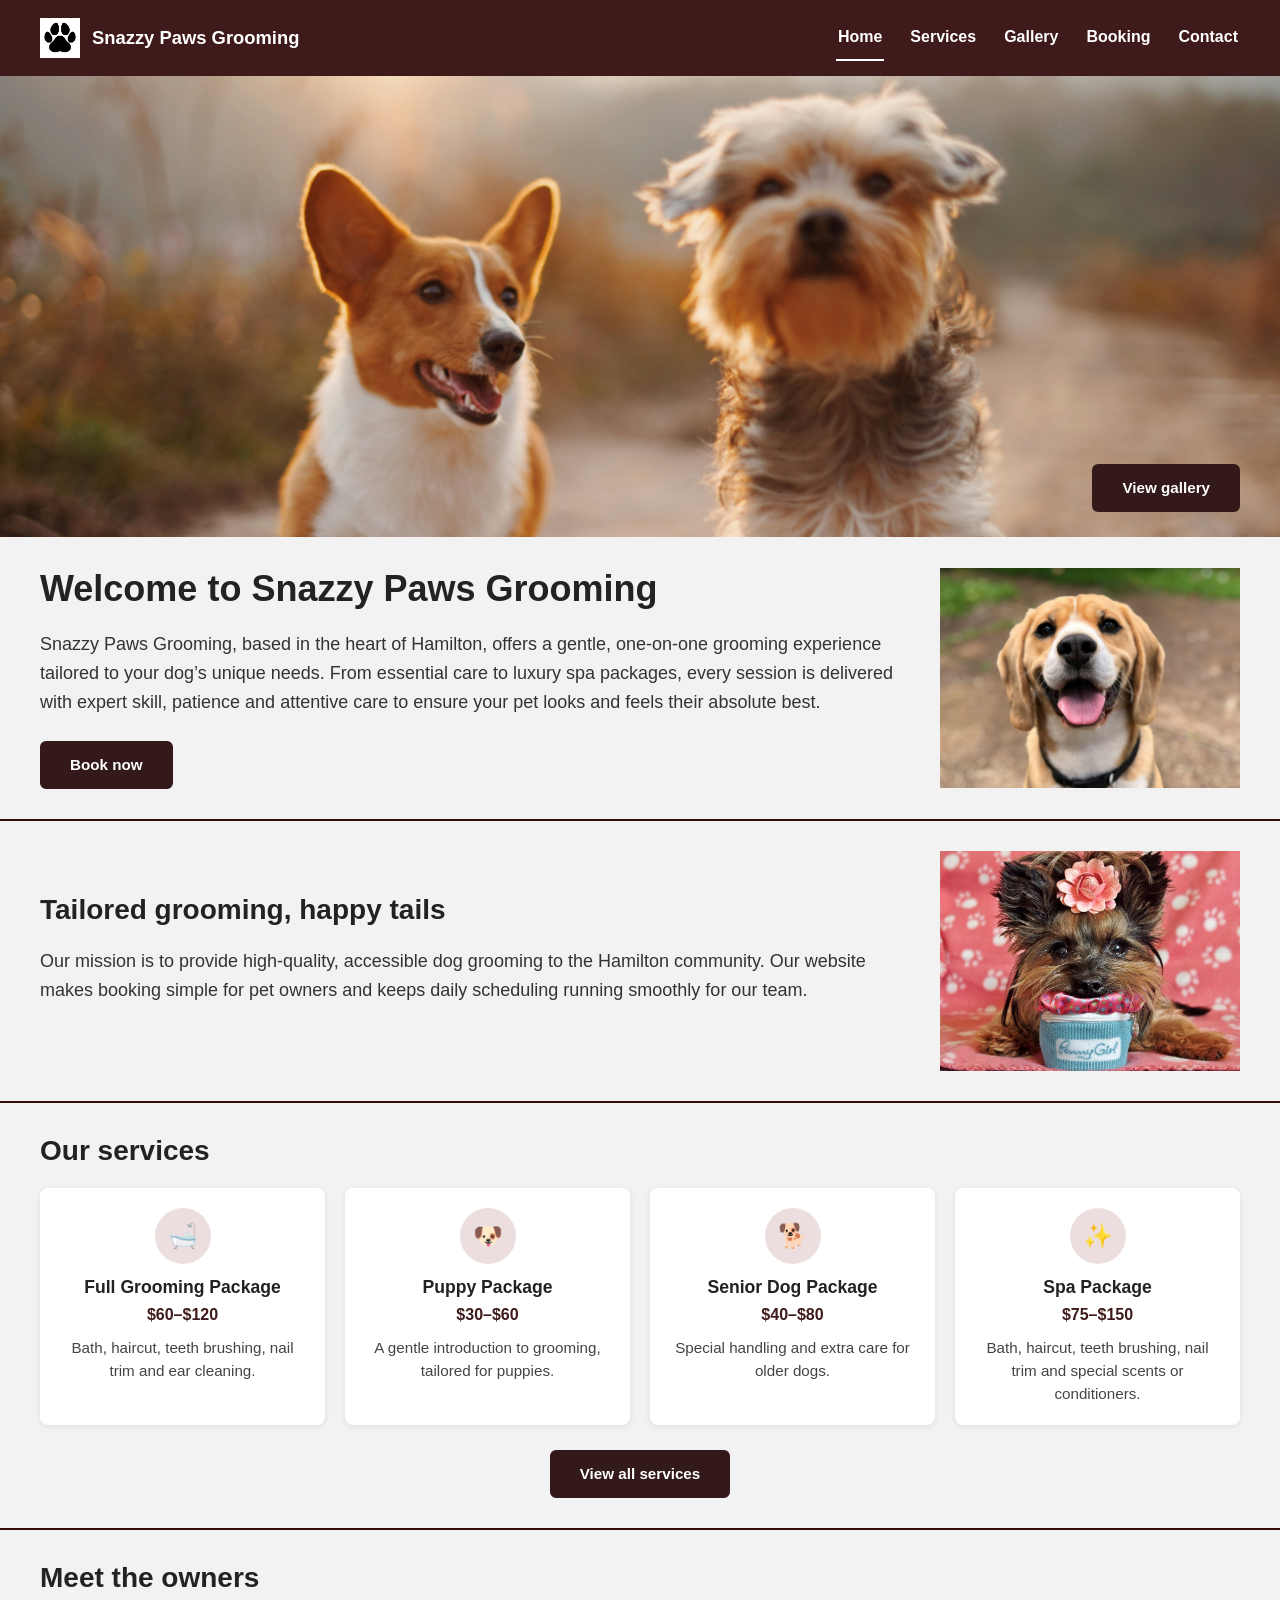
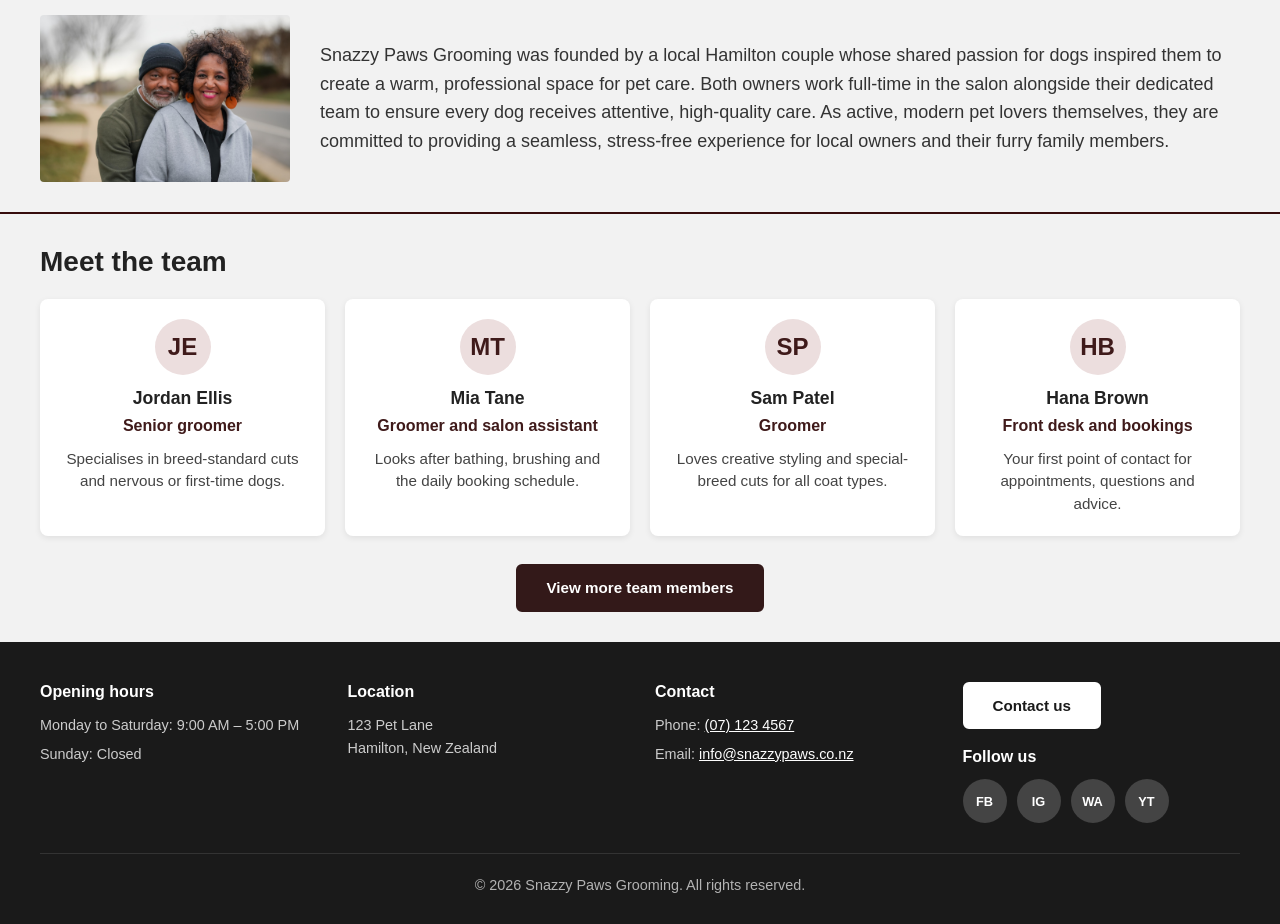
<file: index.html>
<!DOCTYPE html>
<html lang="en">
<head>
    <meta charset="UTF-8">
    <meta name="viewport" content="width=device-width, initial-scale=1.0">
    <meta name="description" content="Professional dog grooming in Hamilton, New Zealand. View our services and book online.">
    <title>Snazzy Paws Grooming | Home</title>
    <link rel="icon" href="data:image/svg+xml,%3Csvg%20xmlns='http://www.w3.org/2000/svg'%20viewBox='0%200%20100%20100'%3E%3Ctext%20y='.9em'%20font-size='90'%3E%F0%9F%90%BE%3C/text%3E%3C/svg%3E">
    <link rel="stylesheet" href="css/stylesheet.min.css">
</head>

<body>
    <a class="skip-link" href="#main">Skip to main content</a>

    <!-- Top navigation -->
    <header class="navbar">
        <nav aria-label="Main">
            <a class="nav-brand" href="index.html">
                <img src="images/paws.jpg" alt="" width="40" height="40">
                <span>Snazzy Paws Grooming</span>
            </a>
            <ul class="nav-links">
                <li><a href="index.html" aria-current="page">Home</a></li>
                <li><a href="services.html">Services</a></li>
                <li><a href="gallery.html">Gallery</a></li>
                <li><a href="booking.html">Booking</a></li>
                <li><a href="contact.html">Contact</a></li>
            </ul>
        </nav>
    </header>

    <main id="main">
        <!-- Hero banner -->
        <div class="hero">
            <!-- Photo from Unsplash: https://unsplash.com/s/photos/dogs -->
            <img src="images/Dog1jpg.jpg" alt="A happy dog waiting to be groomed" fetchpriority="high">
            <a href="gallery.html" class="btn">View gallery</a>
        </div>

        <!-- Welcome -->
        <section class="section split">
            <div class="split-text">
                <h1>Welcome to Snazzy Paws Grooming</h1>
                <p>
                    Snazzy Paws Grooming, based in the heart of Hamilton, offers a gentle,
                    one-on-one grooming experience tailored to your dog&rsquo;s unique needs. From
                    essential care to luxury spa packages, every session is delivered with expert skill,
                    patience and attentive care to ensure your pet looks and feels their absolute best.
                </p>
                <a href="booking.html" class="btn">Book now</a>
            </div>
            <div class="split-media">
                <img src="images/Dog2.jpg" alt="A freshly groomed dog" loading="lazy"> <!-- Photo from Unsplash: https://unsplash.com/s/photos/dogs -->
            </div>
        </section>

        <!-- Slogan and mission -->
        <section class="section split">
            <div class="split-text">
                <h2>Tailored grooming, happy tails</h2>
                <p>
                    Our mission is to provide high-quality, accessible dog grooming to the Hamilton
                    community. Our website makes booking simple for pet owners and keeps daily
                    scheduling running smoothly for our team.
                </p>
            </div>
            <div class="split-media">
                <img src="images/happytails.jpg" alt="A dog with a neat, clean coat" loading="lazy"> <!-- Image by <a href="https://pixabay.com/users/yamabsm-1300729/?utm_source=link-attribution&utm_medium=referral&utm_campaign=image&utm_content=2390574">Yama Zsuzsanna Márkus</a> from <a href="https://pixabay.com//?utm_source=link-attribution&utm_medium=referral&utm_campaign=image&utm_content=2390574">Pixabay</a> -->
            </div>
        </section>

        <!-- Services preview -->
        <section class="section">
            <h2>Our services</h2>
            <ul class="card-grid">
                <li class="card">
                    <div class="card-icon" aria-hidden="true">&#128705;</div>
                    <h3>Full Grooming Package</h3>
                    <p class="card-meta">$60&ndash;$120</p>
                    <p>Bath, haircut, teeth brushing, nail trim and ear cleaning.</p>
                </li>
                <li class="card">
                    <div class="card-icon" aria-hidden="true">&#128054;</div>
                    <h3>Puppy Package</h3>
                    <p class="card-meta">$30&ndash;$60</p>
                    <p>A gentle introduction to grooming, tailored for puppies.</p>
                </li>
                <li class="card">
                    <div class="card-icon" aria-hidden="true">&#128021;</div>
                    <h3>Senior Dog Package</h3>
                    <p class="card-meta">$40&ndash;$80</p>
                    <p>Special handling and extra care for older dogs.</p>
                </li>
                <li class="card">
                    <div class="card-icon" aria-hidden="true">&#10024;</div>
                    <h3>Spa Package</h3>
                    <p class="card-meta">$75&ndash;$150</p>
                    <p>Bath, haircut, teeth brushing, nail trim and special scents or conditioners.</p>
                </li>
            </ul>
            <div class="section-action">
                <a href="services.html" class="btn">View all services</a>
            </div>
        </section>

        <!-- Meet the owners -->
        <section class="section">
            <h2>Meet the owners</h2>
            <div class="owners">
                <img src="images/owner.jpg" alt="The owners of Snazzy Paws Grooming" loading="lazy"> <!-- https://pixabay.com/photos/couple-seniors-happy-smile-elderly-6962202/ -->
                <p>
                    Snazzy Paws Grooming was founded by a local Hamilton couple whose shared
                    passion for dogs inspired them to create a warm, professional space for pet care.
                    Both owners work full-time in the salon alongside their dedicated team to ensure every dog
                    receives attentive, high-quality care. As active, modern pet lovers themselves, they are
                    committed to providing a seamless, stress-free experience for local owners and their furry family members.
                </p>
            </div>
        </section>
        
        <!-- Meet the team (sample names: replace with your real team) -->
        <section class="section">
            <h2>Meet the team</h2>
            <ul class="card-grid card-grid--team">
                <li class="card">
                    <div class="card-icon" aria-hidden="true">JE</div>
                    <h3>Jordan Ellis</h3>
                    <p class="card-meta">Senior groomer</p>
                    <p>Specialises in breed-standard cuts and nervous or first-time dogs.</p>
                </li>
                <li class="card">
                    <div class="card-icon" aria-hidden="true">MT</div>
                    <h3>Mia Tane</h3>
                    <p class="card-meta">Groomer and salon assistant</p>
                    <p>Looks after bathing, brushing and the daily booking schedule.</p>
                </li>
                <li class="card">
                    <div class="card-icon" aria-hidden="true">SP</div>
                    <h3>Sam Patel</h3>
                    <p class="card-meta">Groomer</p>
                    <p>Loves creative styling and special-breed cuts for all coat types.</p>
                </li>
                <li class="card">
                    <div class="card-icon" aria-hidden="true">HB</div>
                    <h3>Hana Brown</h3>
                    <p class="card-meta">Front desk and bookings</p>
                    <p>Your first point of contact for appointments, questions and advice.</p>
                </li>
            </ul>
            <input type="checkbox" id="team-toggle" class="reveal-toggle visually-hidden">
            <ul class="card-grid card-grid--team reveal-extra">
                <li class="card">
                    <div class="card-icon" aria-hidden="true">LW</div>
                    <h3>Liam Walker</h3>
                    <p class="card-meta">Part-time groomer</p>
                    <p>Helps with baths, blow-drying and nail trims on our busier days.</p>
                </li>
                <li class="card">
                    <div class="card-icon" aria-hidden="true">RC</div>
                    <h3>Ruby Chen</h3>
                    <p class="card-meta">Part-time salon assistant</p>
                    <p>Keeps the salon running smoothly and makes every dog feel at home.</p>
                </li>
            </ul>
            <div class="reveal-more">
                <label for="team-toggle" class="btn">
                    <span class="when-closed">View more team members</span>
                    <span class="when-open">View less</span>
                </label>
            </div>
        </section>
    </main>

    <!-- Footer -->
    <footer class="site-footer">
        <div class="footer-container">
            <div class="footer-column">
                <h2 class="footer-title">Opening hours</h2>
                <p>Monday to Saturday: 9:00 AM &ndash; 5:00 PM</p>
                <p>Sunday: Closed</p>
            </div>
            <div class="footer-column">
                <h2 class="footer-title">Location</h2>
                <address>
                    123 Pet Lane<br>
                    Hamilton, New Zealand
                </address>
            </div>
            <div class="footer-column">
                <h2 class="footer-title">Contact</h2>
                <p>Phone: <a href="tel:+6471234567">(07) 123 4567</a></p>
                <p>Email: <a href="mailto:info@snazzypaws.co.nz">info@snazzypaws.co.nz</a></p>
            </div>
            <div class="footer-column">
                <a href="contact.html" class="btn btn-light">Contact us</a>
                <h2 class="footer-title">Follow us</h2>
                <ul class="social-links">
                    <li><a href="#" aria-label="Snazzy Paws on Facebook">FB</a></li>
                    <li><a href="#" aria-label="Snazzy Paws on Instagram">IG</a></li>
                    <li><a href="#" aria-label="Snazzy Paws on WhatsApp">WA</a></li>
                    <li><a href="#" aria-label="Snazzy Paws on YouTube">YT</a></li>
                </ul>
            </div>
        </div>
        <div class="footer-bottom">
            <p>&copy; 2026 Snazzy Paws Grooming. All rights reserved.</p>
        </div>
    </footer>
</body>
</html>
</file>
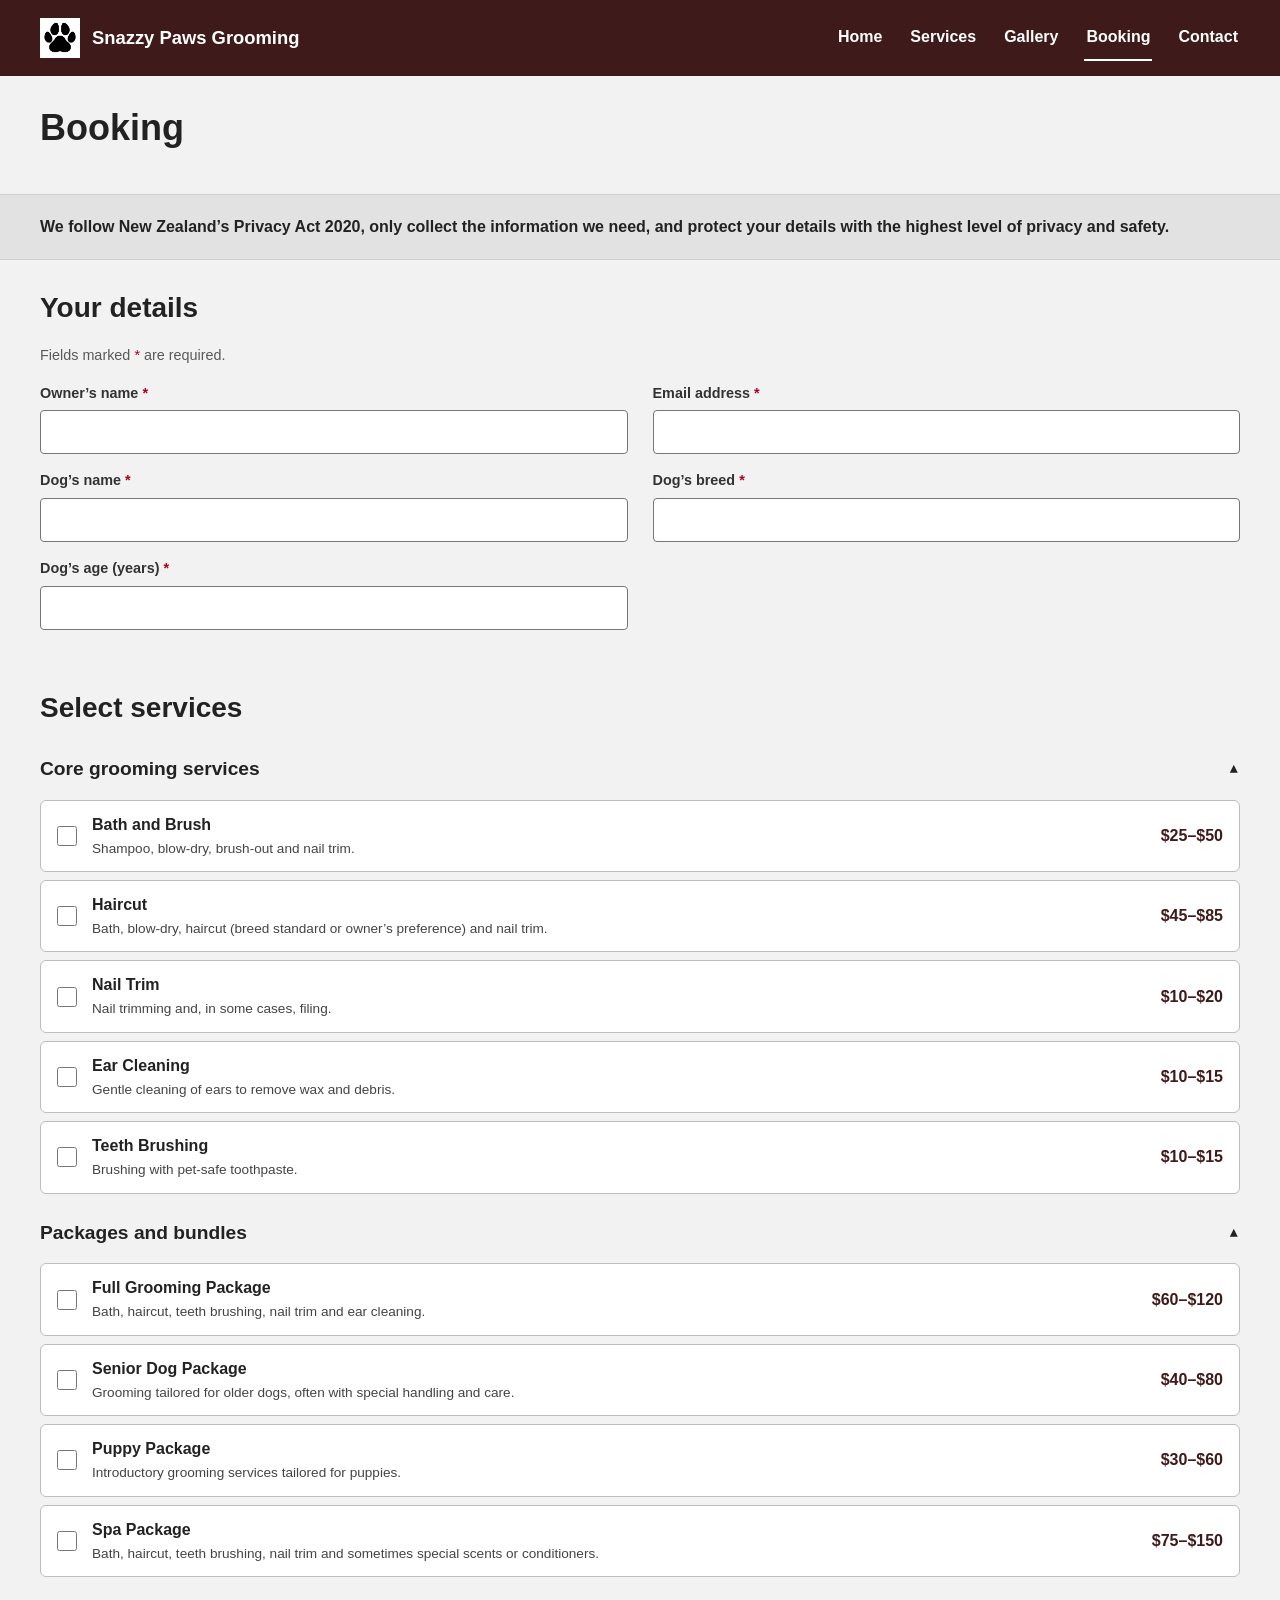
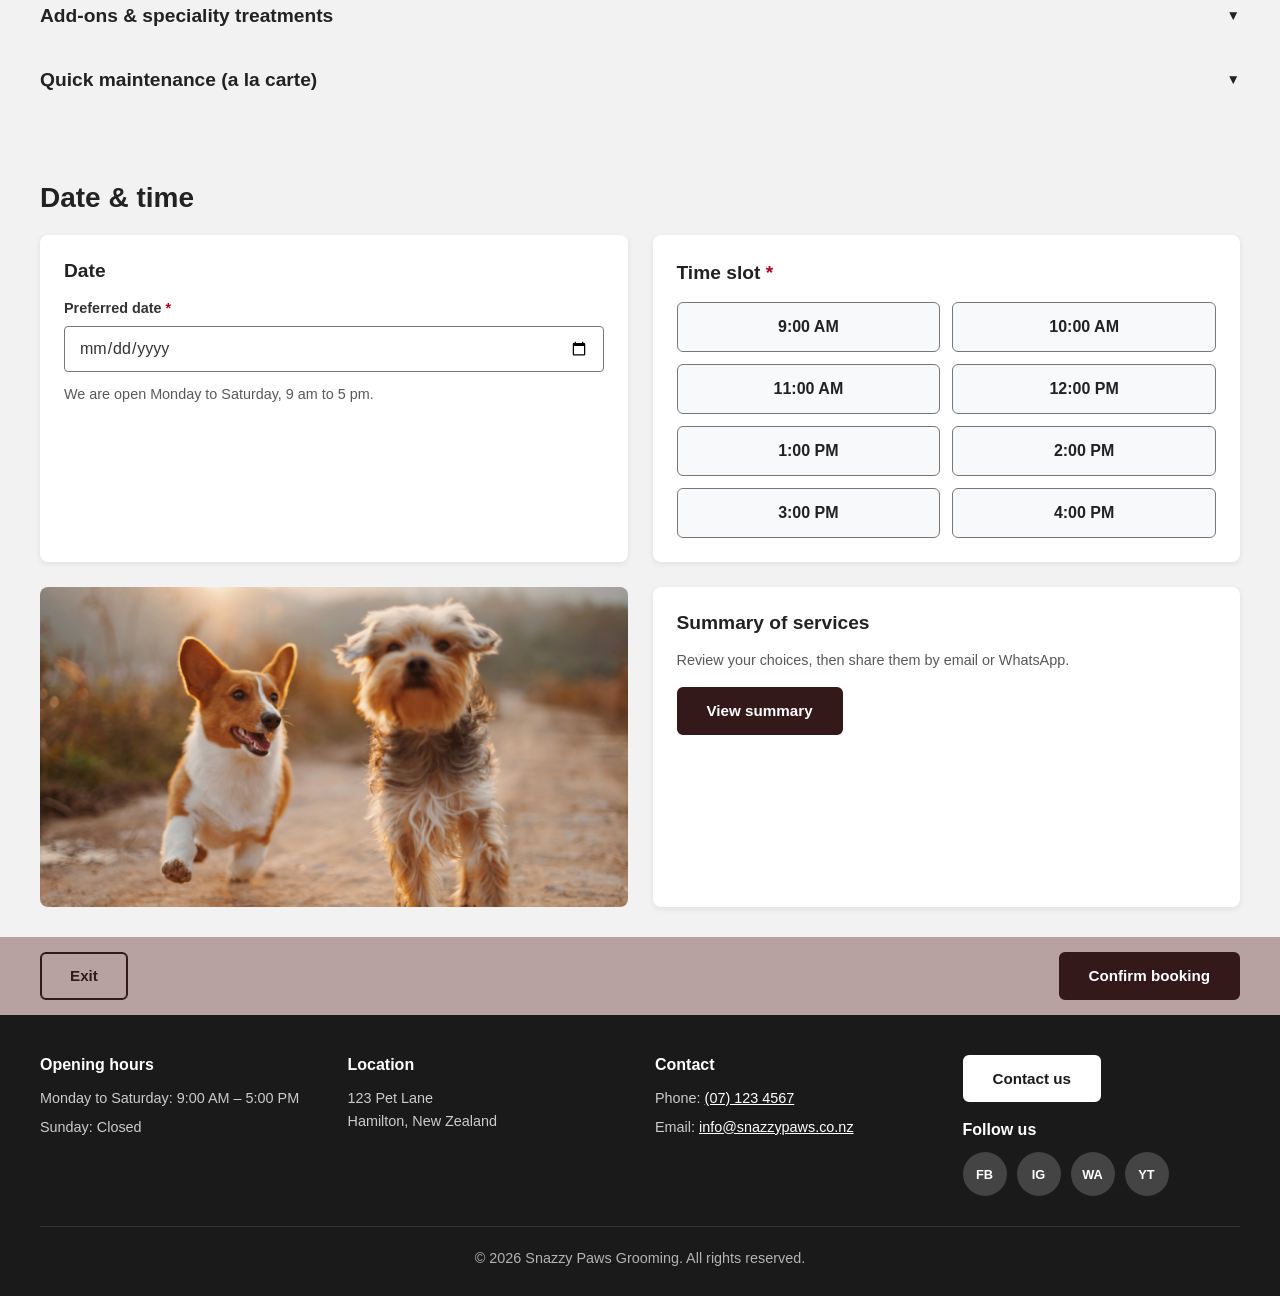
<file: booking.html>
<!DOCTYPE html>
<html lang="en">
<head>
    <meta charset="UTF-8">
    <meta name="viewport" content="width=device-width, initial-scale=1.0">
    <meta name="description" content="Request a dog grooming appointment online with Snazzy Paws Grooming in Hamilton.">
    <title>Snazzy Paws Grooming | Booking</title>
    <link rel="icon" href="data:image/svg+xml,%3Csvg%20xmlns='http://www.w3.org/2000/svg'%20viewBox='0%200%20100%20100'%3E%3Ctext%20y='.9em'%20font-size='90'%3E%F0%9F%90%BE%3C/text%3E%3C/svg%3E">
    <link rel="stylesheet" href="css/stylesheet.min.css">
</head>

<body>
    <a class="skip-link" href="#main">Skip to main content</a>

    <!-- Top navigation -->
    <header class="navbar">
        <nav aria-label="Main">
            <a class="nav-brand" href="index.html">
                <img src="images/paws.jpg" alt="" width="40" height="40">
                <span>Snazzy Paws Grooming</span>
            </a>
            <ul class="nav-links">
                <li><a href="index.html">Home</a></li>
                <li><a href="services.html">Services</a></li>
                <li><a href="gallery.html">Gallery</a></li>
                <li><a href="booking.html" aria-current="page">Booking</a></li>
                <li><a href="contact.html">Contact</a></li>
            </ul>
        </nav>
    </header>

    <main id="main">
        <!-- Title -->
        <section class="section booking-title">
            <h1>Booking</h1>
        </section>

        <!-- Privacy notice -->
        <div class="notice-banner">
            <p>
                We follow New Zealand&rsquo;s Privacy Act 2020, only collect the information we need,
                and protect your details with the highest level of privacy and safety.
            </p>
        </div>

        <form action="#" method="post" id="booking-form">
            <!-- Owner and dog details -->
            <section class="section">
                <h2>Your details</h2>
                <p class="form-note">Fields marked <span class="required-mark" aria-hidden="true">*</span><span class="visually-hidden">with an asterisk</span> are required.</p>
                <div class="form-grid">
                    <div class="form-field">
                        <label for="owner-name">Owner&rsquo;s name <span class="required-mark" aria-hidden="true">*</span></label>
                        <input type="text" id="owner-name" name="ownerName" autocomplete="name" required>
                    </div>
                    <div class="form-field">
                        <label for="owner-email">Email address <span class="required-mark" aria-hidden="true">*</span></label>
                        <input type="email" id="owner-email" name="email" autocomplete="email" required>
                    </div>
                    <div class="form-field">
                        <label for="dog-name">Dog&rsquo;s name <span class="required-mark" aria-hidden="true">*</span></label>
                        <input type="text" id="dog-name" name="dogName" required>
                    </div>
                    <div class="form-field">
                        <label for="dog-breed">Dog&rsquo;s breed <span class="required-mark" aria-hidden="true">*</span></label>
                        <input type="text" id="dog-breed" name="dogBreed" required>
                    </div>
                    <div class="form-field">
                        <label for="dog-age">Dog&rsquo;s age (years) <span class="required-mark" aria-hidden="true">*</span></label>
                        <input type="number" id="dog-age" name="dogAge" min="0" max="30" step="1" inputmode="numeric" required>
                    </div>
                </div>
            </section>

            <!-- Select services -->
            <section class="section">
                <h2>Select services</h2>
                <details class="accordion" open>
                    <summary><h3>Core grooming services</h3></summary>
                    <fieldset class="options">
                        <legend class="visually-hidden">Core grooming services</legend>
                        <label class="service-option">
                            <input type="checkbox" name="services" value="bath-brush" data-min="25" data-max="50">
                            <span class="service-info">
                                <span class="service-title">Bath and Brush</span>
                                <span class="service-desc">Shampoo, blow-dry, brush-out and nail trim.</span>
                            </span>
                            <span class="service-price">$25&ndash;$50</span>
                        </label>
                        <label class="service-option">
                            <input type="checkbox" name="services" value="haircut" data-min="45" data-max="85">
                            <span class="service-info">
                                <span class="service-title">Haircut</span>
                                <span class="service-desc">Bath, blow-dry, haircut (breed standard or owner&rsquo;s preference) and nail trim.</span>
                            </span>
                            <span class="service-price">$45&ndash;$85</span>
                        </label>
                        <label class="service-option">
                            <input type="checkbox" name="services" value="nail-trim" data-min="10" data-max="20">
                            <span class="service-info">
                                <span class="service-title">Nail Trim</span>
                                <span class="service-desc">Nail trimming and, in some cases, filing.</span>
                            </span>
                            <span class="service-price">$10&ndash;$20</span>
                        </label>
                        <label class="service-option">
                            <input type="checkbox" name="services" value="ear-cleaning" data-min="10" data-max="15">
                            <span class="service-info">
                                <span class="service-title">Ear Cleaning</span>
                                <span class="service-desc">Gentle cleaning of ears to remove wax and debris.</span>
                            </span>
                            <span class="service-price">$10&ndash;$15</span>
                        </label>
                        <label class="service-option">
                            <input type="checkbox" name="services" value="teeth-brushing" data-min="10" data-max="15">
                            <span class="service-info">
                                <span class="service-title">Teeth Brushing</span>
                                <span class="service-desc">Brushing with pet-safe toothpaste.</span>
                            </span>
                            <span class="service-price">$10&ndash;$15</span>
                        </label>
                    </fieldset>
                </details>
                <details class="accordion" open>
                    <summary><h3>Packages and bundles</h3></summary>
                    <fieldset class="options">
                        <legend class="visually-hidden">Packages and bundles</legend>
                        <label class="service-option">
                            <input type="checkbox" name="services" value="full-grooming-package" data-min="60" data-max="120">
                            <span class="service-info">
                                <span class="service-title">Full Grooming Package</span>
                                <span class="service-desc">Bath, haircut, teeth brushing, nail trim and ear cleaning.</span>
                            </span>
                            <span class="service-price">$60&ndash;$120</span>
                        </label>
                        <label class="service-option">
                            <input type="checkbox" name="services" value="senior-dog-package" data-min="40" data-max="80">
                            <span class="service-info">
                                <span class="service-title">Senior Dog Package</span>
                                <span class="service-desc">Grooming tailored for older dogs, often with special handling and care.</span>
                            </span>
                            <span class="service-price">$40&ndash;$80</span>
                        </label>
                        <label class="service-option">
                            <input type="checkbox" name="services" value="puppy-package" data-min="30" data-max="60">
                            <span class="service-info">
                                <span class="service-title">Puppy Package</span>
                                <span class="service-desc">Introductory grooming services tailored for puppies.</span>
                            </span>
                            <span class="service-price">$30&ndash;$60</span>
                        </label>
                        <label class="service-option">
                            <input type="checkbox" name="services" value="spa-package" data-min="75" data-max="150">
                            <span class="service-info">
                                <span class="service-title">Spa Package</span>
                                <span class="service-desc">Bath, haircut, teeth brushing, nail trim and sometimes special scents or conditioners.</span>
                            </span>
                            <span class="service-price">$75&ndash;$150</span>
                        </label>
                    </fieldset>
                </details>
                <details class="accordion">
                    <summary><h3>Add-ons &amp; speciality treatments</h3></summary>
                    <fieldset class="options">
                        <legend class="visually-hidden">Add-ons &amp; speciality treatments</legend>
                        <label class="service-option">
                            <input type="checkbox" name="services" value="de-shedding" data-min="20" data-max="40">
                            <span class="service-info">
                                <span class="service-title">De-shedding Treatment</span>
                                <span class="service-desc">Special shampoo and undercoat removal, in addition to bath or haircut.</span>
                            </span>
                            <span class="service-price">$20&ndash;$40</span>
                        </label>
                        <label class="service-option">
                            <input type="checkbox" name="services" value="flea-tick" data-min="15" data-max="30">
                            <span class="service-info">
                                <span class="service-title">Flea &amp; Tick Treatment</span>
                                <span class="service-desc">Shampoo and preventative treatment.</span>
                            </span>
                            <span class="service-price">$15&ndash;$30</span>
                        </label>
                        <label class="service-option">
                            <input type="checkbox" name="services" value="medicated-bath" data-min="20" data-max="40">
                            <span class="service-info">
                                <span class="service-title">Medicated Bath</span>
                                <span class="service-desc">For pets with skin conditions requiring special shampoo.</span>
                            </span>
                            <span class="service-price">Additional $20&ndash;$40</span>
                        </label>
                        <label class="service-option">
                            <input type="checkbox" name="services" value="special-breed-cut" data-min="0" data-max="0" data-quote="true">
                            <span class="service-info">
                                <span class="service-title">Special-Breed Cuts</span>
                                <span class="service-desc">Breed-specific cuts or styling based on customer preference.</span>
                            </span>
                            <span class="service-price">Quoted after consultation</span>
                        </label>
                    </fieldset>
                </details>
                <details class="accordion">
                    <summary><h3>Quick maintenance (a la carte)</h3></summary>
                    <fieldset class="options">
                        <legend class="visually-hidden">Quick maintenance (a la carte)</legend>
                        <label class="service-option">
                            <input type="checkbox" name="services" value="express-service" data-min="15" data-max="25">
                            <span class="service-info">
                                <span class="service-title">Express Service</span>
                                <span class="service-desc">For dogs that need minimal grooming or a quick touch-up.</span>
                            </span>
                            <span class="service-price">Additional $15&ndash;$25</span>
                        </label>
                    </fieldset>
                </details>
            </section>

            <!-- Date and time -->
            <section class="section">
                <h2>Date &amp; time</h2>
                <div class="booking-grid">
                    <div class="panel">
                        <h3>Date</h3>
                        <div class="form-field">
                            <label for="booking-date">Preferred date <span class="required-mark" aria-hidden="true">*</span></label>
                            <input type="date" id="booking-date" name="date" required>
                        </div>
                        <p class="panel-note">We are open Monday to Saturday, 9 am to 5 pm.</p>
                    </div>

                    <div class="panel">
                        <fieldset class="time-slots">
                            <legend>Time slot <span class="required-mark" aria-hidden="true">*</span></legend>
                            <div class="time-grid">
                                <div>
                                    <input class="time-input" type="radio" id="time-0900" name="time" value="0900" required>
                                    <label class="time-btn" for="time-0900">9:00 AM</label>
                                </div>
                                <div>
                                    <input class="time-input" type="radio" id="time-1000" name="time" value="1000">
                                    <label class="time-btn" for="time-1000">10:00 AM</label>
                                </div>
                                <div>
                                    <input class="time-input" type="radio" id="time-1100" name="time" value="1100">
                                    <label class="time-btn" for="time-1100">11:00 AM</label>
                                </div>
                                <div>
                                    <input class="time-input" type="radio" id="time-1200" name="time" value="1200">
                                    <label class="time-btn" for="time-1200">12:00 PM</label>
                                </div>
                                <div>
                                    <input class="time-input" type="radio" id="time-1300" name="time" value="1300">
                                    <label class="time-btn" for="time-1300">1:00 PM</label>
                                </div>
                                <div>
                                    <input class="time-input" type="radio" id="time-1400" name="time" value="1400">
                                    <label class="time-btn" for="time-1400">2:00 PM</label>
                                </div>
                                <div>
                                    <input class="time-input" type="radio" id="time-1500" name="time" value="1500">
                                    <label class="time-btn" for="time-1500">3:00 PM</label>
                                </div>
                                <div>
                                    <input class="time-input" type="radio" id="time-1600" name="time" value="1600">
                                    <label class="time-btn" for="time-1600">4:00 PM</label>
                                </div>
                            </div>
                        </fieldset>
                    </div>

                    <div class="booking-image">
                        <img src="images/Dog1jpg.jpg" alt="" loading="lazy">
                    </div>

                    <!-- Summary: works with or without JavaScript -->
                    <div class="panel summary-card">
                        <h3>Summary of services</h3>
                        <p class="panel-note">Review your choices, then share them by email or WhatsApp.</p>
                        <details class="summary-details">
                            <summary class="btn">
                                <span class="when-closed">View summary</span>
                                <span class="when-open">Hide summary</span>
                            </summary>
                            <div class="summary-body">
                                <ul class="summary-list" id="summary-services">
                                    <li class="summary-empty">No services selected yet.</li>
                                </ul>
                                <p><strong>Date:</strong> <span id="summary-date">Not chosen yet</span></p>
                                <p><strong>Time:</strong> <span id="summary-time">Not chosen yet</span></p>
                                <p class="summary-total">
                                    <span>Estimated total</span>
                                    <strong id="summary-total" aria-live="polite">$0.00</strong>
                                </p>
                                <p class="panel-note">Prices are ranges. We will email you to confirm your time and final price.</p>
                                <div class="share-row">
                                    <span class="share-label">Share this summary</span>
                                    <a class="btn btn-secondary" id="share-email" href="mailto:?subject=Snazzy%20Paws%20Grooming%20booking%20summary&amp;body=Snazzy%20Paws%20Grooming%2C%20123%20Pet%20Lane%2C%20Hamilton.%20Open%20Monday%20to%20Saturday%2C%209%20am%20to%205%20pm.">Email</a>
                                    <a class="btn btn-secondary" id="share-whatsapp" href="https://wa.me/?text=Snazzy%20Paws%20Grooming%2C%20123%20Pet%20Lane%2C%20Hamilton.%20Open%20Monday%20to%20Saturday%2C%209%20am%20to%205%20pm." target="_blank" rel="noopener noreferrer">WhatsApp<span class="visually-hidden"> (opens in a new tab)</span></a>
                                </div>
                            </div>
                        </details>
                    </div>
                </div>
            </section>

            <!-- Action buttons -->
            <div class="action-bar">
                <a href="index.html" class="btn btn-secondary">Exit</a>
                <button type="submit" class="btn">Confirm booking</button>
            </div>
        </form>
    </main>

    <!-- Footer -->
    <footer class="site-footer">
        <div class="footer-container">
            <div class="footer-column">
                <h2 class="footer-title">Opening hours</h2>
                <p>Monday to Saturday: 9:00 AM &ndash; 5:00 PM</p>
                <p>Sunday: Closed</p>
            </div>
            <div class="footer-column">
                <h2 class="footer-title">Location</h2>
                <address>
                    123 Pet Lane<br>
                    Hamilton, New Zealand
                </address>
            </div>
            <div class="footer-column">
                <h2 class="footer-title">Contact</h2>
                <p>Phone: <a href="tel:+6471234567">(07) 123 4567</a></p>
                <p>Email: <a href="mailto:info@snazzypaws.co.nz">info@snazzypaws.co.nz</a></p>
            </div>
            <div class="footer-column">
                <a href="contact.html" class="btn btn-light">Contact us</a>
                <h2 class="footer-title">Follow us</h2>
                <ul class="social-links">
                    <li><a href="#" aria-label="Snazzy Paws on Facebook">FB</a></li>
                    <li><a href="#" aria-label="Snazzy Paws on Instagram">IG</a></li>
                    <li><a href="#" aria-label="Snazzy Paws on WhatsApp">WA</a></li>
                    <li><a href="#" aria-label="Snazzy Paws on YouTube">YT</a></li>
                </ul>
            </div>
        </div>
        <div class="footer-bottom">
            <p>&copy; 2026 Snazzy Paws Grooming. All rights reserved.</p>
        </div>
    </footer>
</body>
</html>
</file>
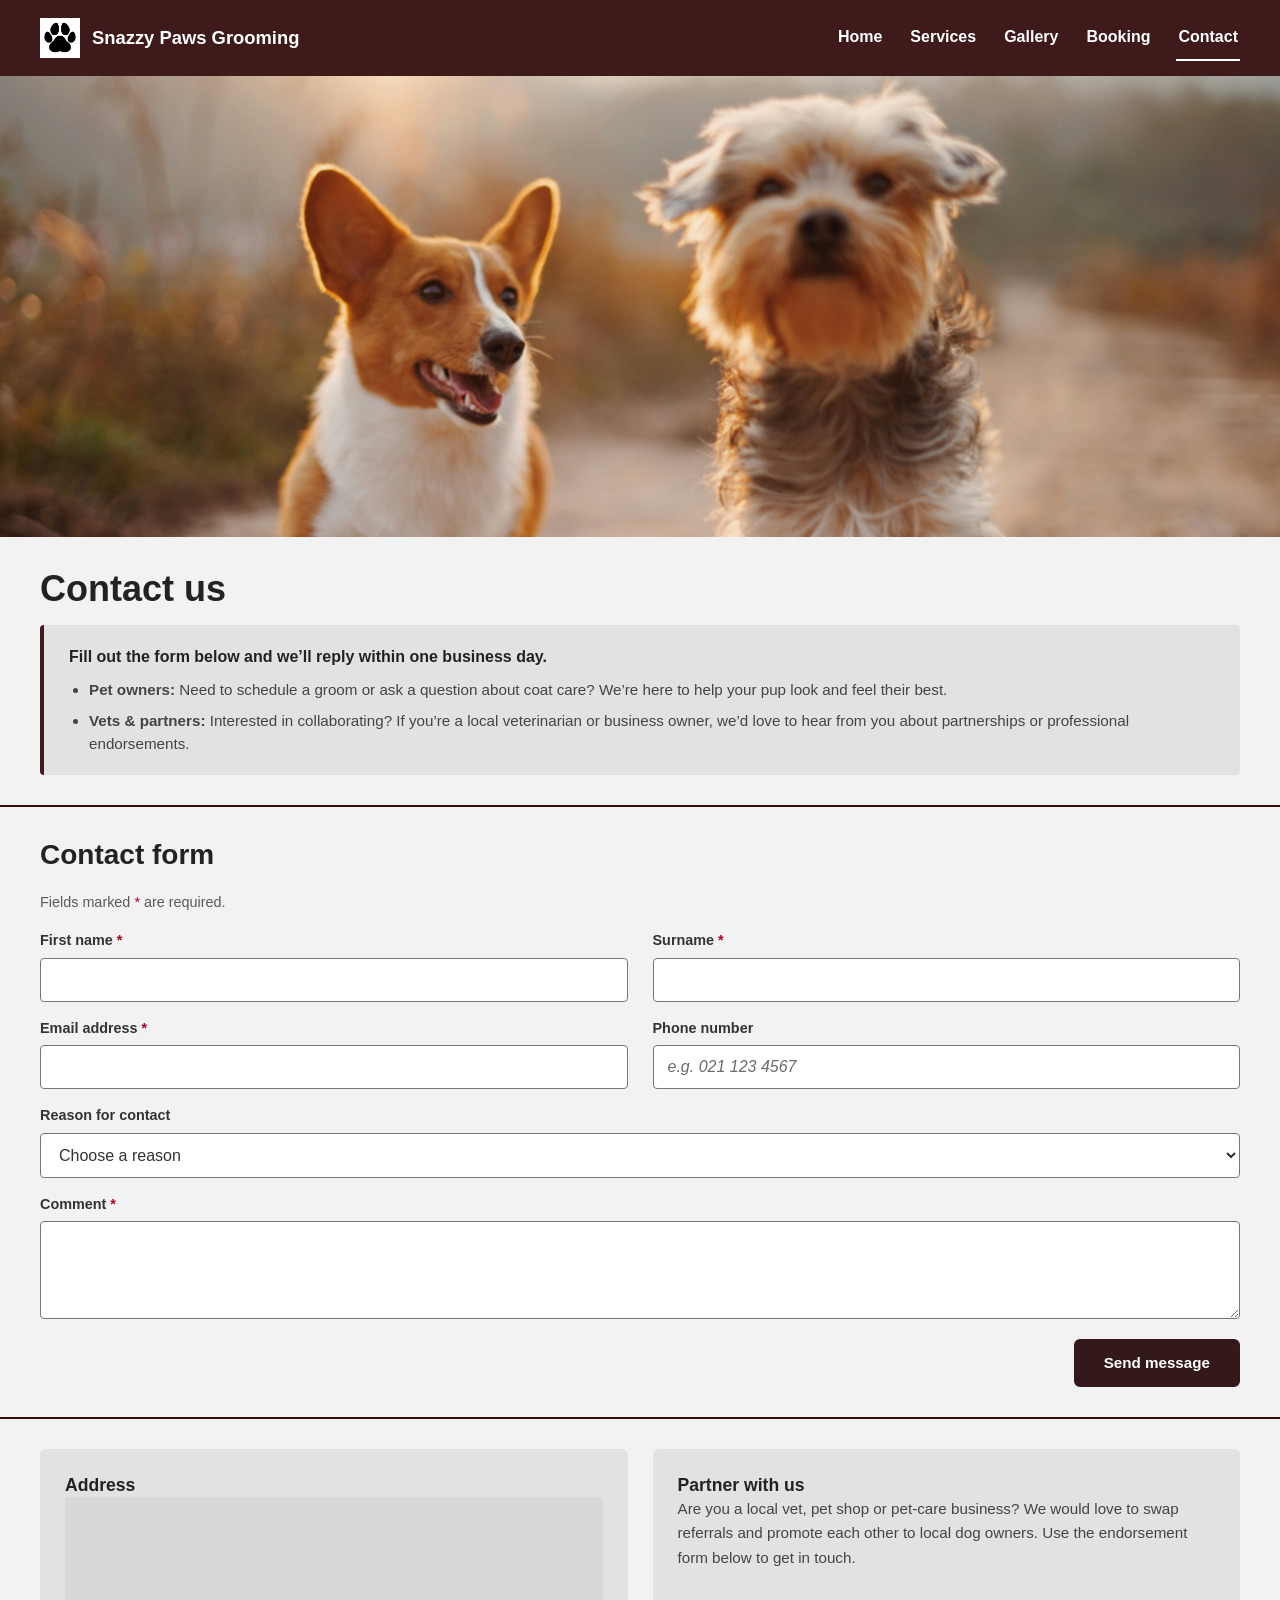
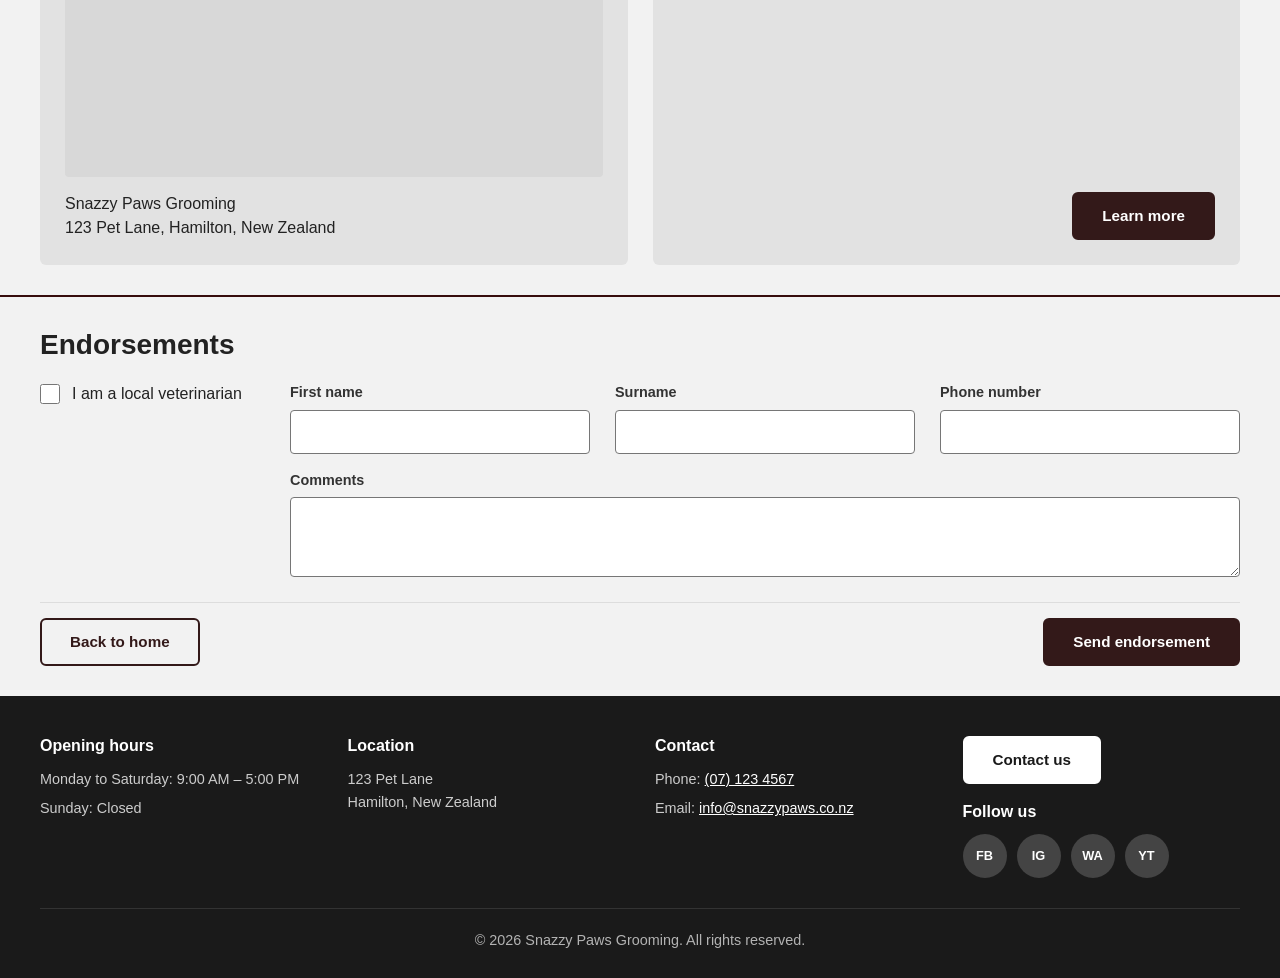
<file: contact.html>
<!DOCTYPE html>
<html lang="en">
<head>
    <meta charset="UTF-8">
    <meta name="viewport" content="width=device-width, initial-scale=1.0">
    <meta name="description" content="Contact Snazzy Paws Grooming in Hamilton, or ask about partnerships and endorsements.">
    <title>Snazzy Paws Grooming | Contact</title>
    <link rel="icon" href="data:image/svg+xml,%3Csvg%20xmlns='http://www.w3.org/2000/svg'%20viewBox='0%200%20100%20100'%3E%3Ctext%20y='.9em'%20font-size='90'%3E%F0%9F%90%BE%3C/text%3E%3C/svg%3E">
    <link rel="stylesheet" href="css/stylesheet.min.css">
</head>

<body>
    <a class="skip-link" href="#main">Skip to main content</a>

    <!-- Top navigation -->
    <header class="navbar">
        <nav aria-label="Main">
            <a class="nav-brand" href="index.html">
                <img src="images/paws.jpg" alt="" width="40" height="40">
                <span>Snazzy Paws Grooming</span>
            </a>
            <ul class="nav-links">
                <li><a href="index.html">Home</a></li>
                <li><a href="services.html">Services</a></li>
                <li><a href="gallery.html">Gallery</a></li>
                <li><a href="booking.html">Booking</a></li>
                <li><a href="contact.html" aria-current="page">Contact</a></li>
            </ul>
        </nav>
    </header>

    <main id="main">
        <!-- Hero banner -->
        <div class="hero">
            <!-- Photo from Unsplash: https://unsplash.com/s/photos/dogs -->
            <img src="images/Dog1jpg.jpg" alt="A happy dog waiting to be groomed" fetchpriority="high">
        </div>

        <!-- Introduction -->
        <section class="section">
            <h1>Contact us</h1>
            <div class="notice-card">
                <p><strong>Fill out the form below and we&rsquo;ll reply within one business day.</strong></p>
                <ul>
                    <li><strong>Pet owners:</strong> Need to schedule a groom or ask a question about coat care? We&rsquo;re here to help your pup look and feel their best.</li>
                    <li><strong>Vets &amp; partners:</strong> Interested in collaborating? If you&rsquo;re a local veterinarian or business owner, we&rsquo;d love to hear from you about partnerships or professional endorsements.</li>
                </ul>
            </div>
        </section>

        <!-- Contact form -->
        <section class="section">
            <h2>Contact form</h2>
            <p class="form-note">Fields marked <span class="required-mark" aria-hidden="true">*</span><span class="visually-hidden">with an asterisk</span> are required.</p>
            <form action="#" method="post">
                <div class="form-grid">
                    <div class="form-field">
                        <label for="first-name">First name <span class="required-mark" aria-hidden="true">*</span></label>
                        <input type="text" id="first-name" name="firstName" autocomplete="given-name" required>
                    </div>
                    <div class="form-field">
                        <label for="surname">Surname <span class="required-mark" aria-hidden="true">*</span></label>
                        <input type="text" id="surname" name="surname" autocomplete="family-name" required>
                    </div>
                    <div class="form-field">
                        <label for="email">Email address <span class="required-mark" aria-hidden="true">*</span></label>
                        <input type="email" id="email" name="email" autocomplete="email" required>
                    </div>
                    <div class="form-field">
                        <label for="phone">Phone number</label>
                        <input type="tel" id="phone" name="phone" autocomplete="tel" placeholder="e.g. 021 123 4567">
                    </div>
                    <div class="form-field form-field--full">
                        <label for="reason">Reason for contact</label>
                        <select id="reason" name="reason">
                            <option value="">Choose a reason</option>
                            <option value="booking">Booking question</option>
                            <option value="coat-care">Coat care advice</option>
                            <option value="feedback">Feedback</option>
                            <option value="other">Other</option>
                        </select>
                    </div>
                    <div class="form-field form-field--full">
                        <label for="comment">Comment <span class="required-mark" aria-hidden="true">*</span></label>
                        <textarea id="comment" name="comment" rows="4" required></textarea>
                    </div>
                </div>
                <div class="form-actions">
                    <button type="submit" class="btn">Send message</button>
                </div>
            </form>
        </section>

        <!-- Map and partner information -->
        <section class="section">
            <h2 class="visually-hidden">Find us and partner with us</h2>
            <div class="two-col">
                <div class="info-panel">
                    <div>
                        <h3>Address</h3>
                        <!-- Replace the src with your own embed code from Google Maps (Share > Embed a map) -->
                        <iframe class="map-frame" title="Map showing the Snazzy Paws Grooming location in Hamilton, New Zealand" src="https://www.google.com/maps?q=Hamilton%2C%20New%20Zealand&amp;output=embed" loading="lazy" referrerpolicy="no-referrer-when-downgrade"></iframe>
                        <address>
                            Snazzy Paws Grooming<br>
                            123 Pet Lane, Hamilton, New Zealand
                        </address>
                    </div>
                </div>
                <div class="info-panel">
                    <div>
                        <h3>Partner with us</h3>
                        <p>
                            Are you a local vet, pet shop or pet-care business? We would love to swap
                            referrals and promote each other to local dog owners. Use the endorsement
                            form below to get in touch.
                        </p>
                    </div>
                    <div class="panel-action">
                        <a href="#endorsements" class="btn">Learn more</a>
                    </div>
                </div>
            </div>
        </section>

        <!-- Endorsements -->
        <section class="section" id="endorsements">
            <h2>Endorsements</h2>
            <form action="#" method="post">
                <div class="endorse-layout">
                    <div class="endorse-check">
                        <label class="check-label" for="endorse-vet">
                            <input type="checkbox" id="endorse-vet" name="endorsement" value="veterinarian">
                            <span>I am a local veterinarian</span>
                        </label>
                    </div>
                    <div class="endorse-fields">
                        <div class="form-grid form-grid--3">
                            <div class="form-field">
                                <label for="endorse-first-name">First name</label>
                                <input type="text" id="endorse-first-name" name="endorseFirstName" autocomplete="given-name">
                            </div>
                            <div class="form-field">
                                <label for="endorse-surname">Surname</label>
                                <input type="text" id="endorse-surname" name="endorseSurname" autocomplete="family-name">
                            </div>
                            <div class="form-field">
                                <label for="endorse-phone">Phone number</label>
                                <input type="tel" id="endorse-phone" name="endorsePhone" autocomplete="tel">
                            </div>
                        </div>
                        <div class="form-field">
                            <label for="endorse-comments">Comments</label>
                            <textarea id="endorse-comments" name="endorseComments" rows="3"></textarea>
                        </div>
                    </div>
                </div>
                <div class="endorse-actions">
                    <a href="index.html" class="btn btn-secondary">Back to home</a>
                    <button type="submit" class="btn">Send endorsement</button>
                </div>
            </form>
        </section>
    </main>

    <!-- Footer -->
    <footer class="site-footer">
        <div class="footer-container">
            <div class="footer-column">
                <h2 class="footer-title">Opening hours</h2>
                <p>Monday to Saturday: 9:00 AM &ndash; 5:00 PM</p>
                <p>Sunday: Closed</p>
            </div>
            <div class="footer-column">
                <h2 class="footer-title">Location</h2>
                <address>
                    123 Pet Lane<br>
                    Hamilton, New Zealand
                </address>
            </div>
            <div class="footer-column">
                <h2 class="footer-title">Contact</h2>
                <p>Phone: <a href="tel:+6471234567">(07) 123 4567</a></p>
                <p>Email: <a href="mailto:info@snazzypaws.co.nz">info@snazzypaws.co.nz</a></p>
            </div>
            <div class="footer-column">
                <a href="contact.html" class="btn btn-light">Contact us</a>
                <h2 class="footer-title">Follow us</h2>
                <ul class="social-links">
                    <li><a href="#" aria-label="Snazzy Paws on Facebook">FB</a></li>
                    <li><a href="#" aria-label="Snazzy Paws on Instagram">IG</a></li>
                    <li><a href="#" aria-label="Snazzy Paws on WhatsApp">WA</a></li>
                    <li><a href="#" aria-label="Snazzy Paws on YouTube">YT</a></li>
                </ul>
            </div>
        </div>
        <div class="footer-bottom">
            <p>&copy; 2026 Snazzy Paws Grooming. All rights reserved.</p>
        </div>
    </footer>
</body>
</html>
</file>
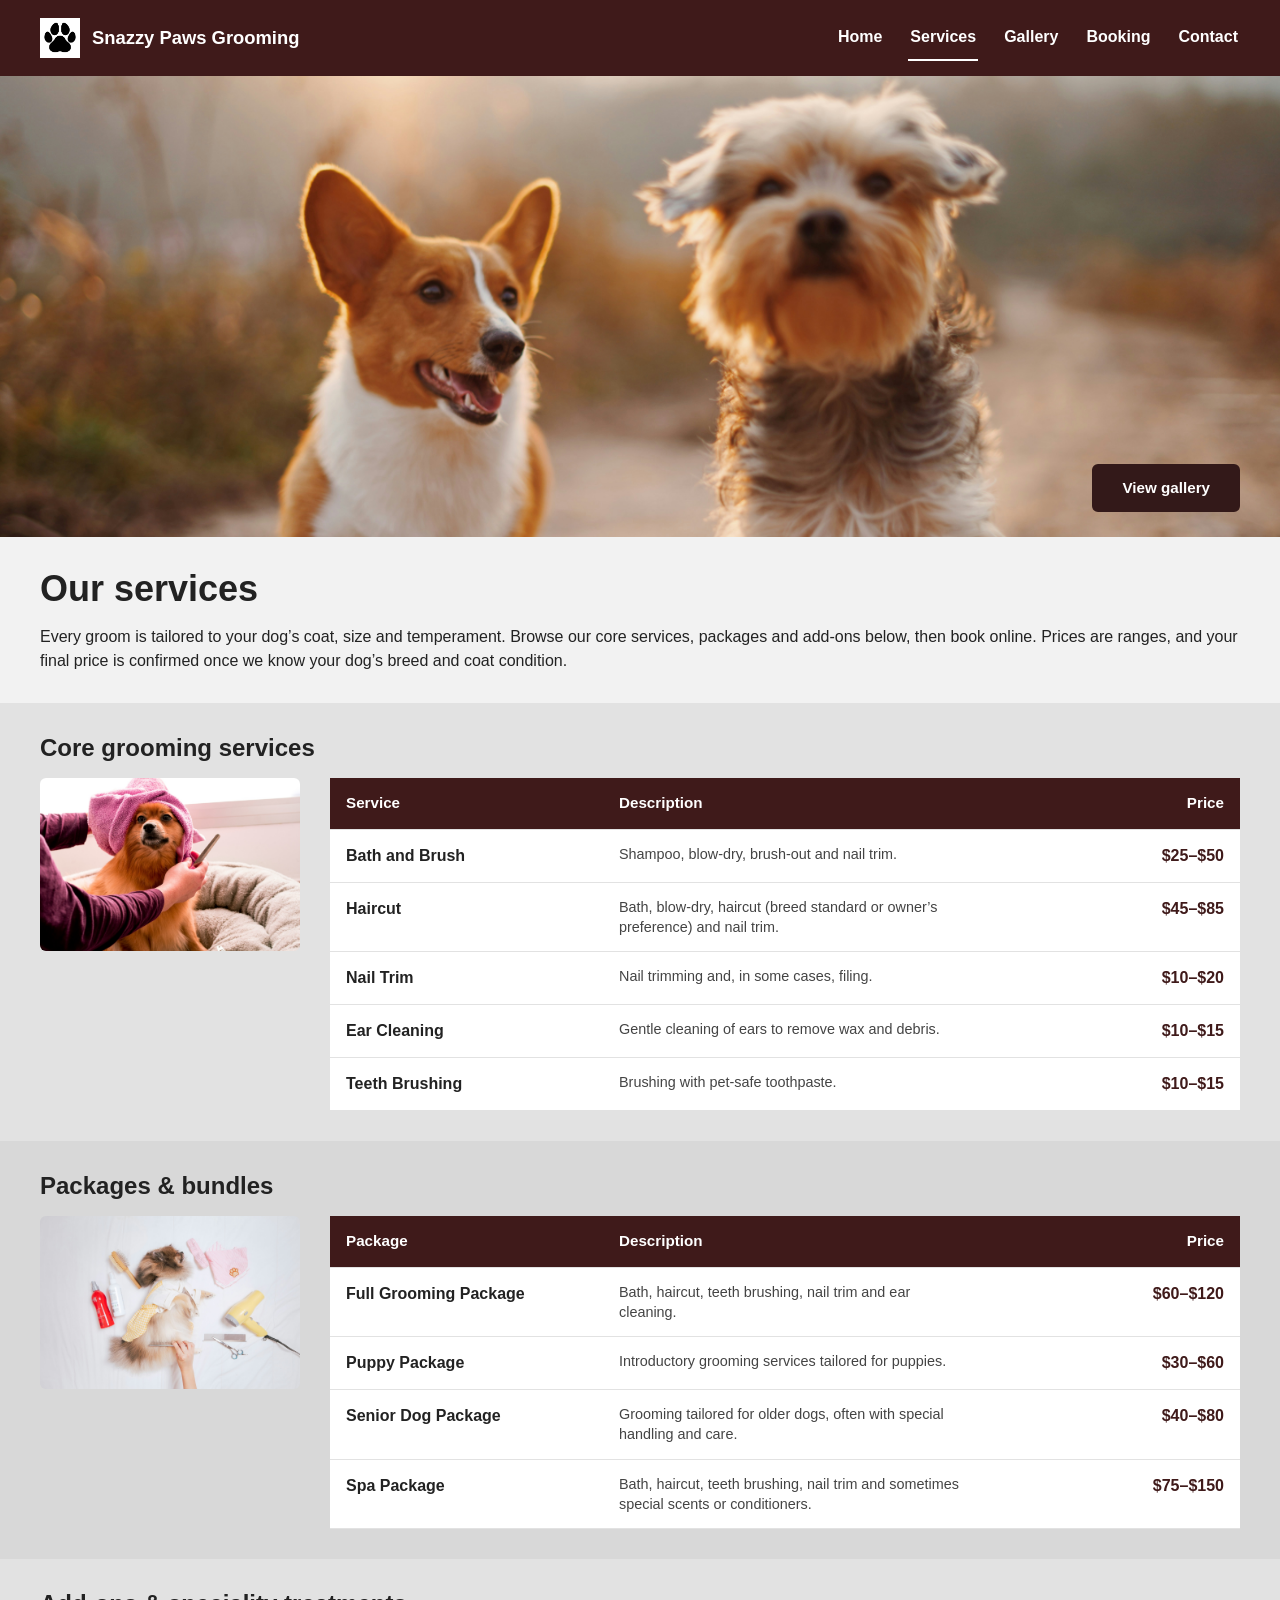
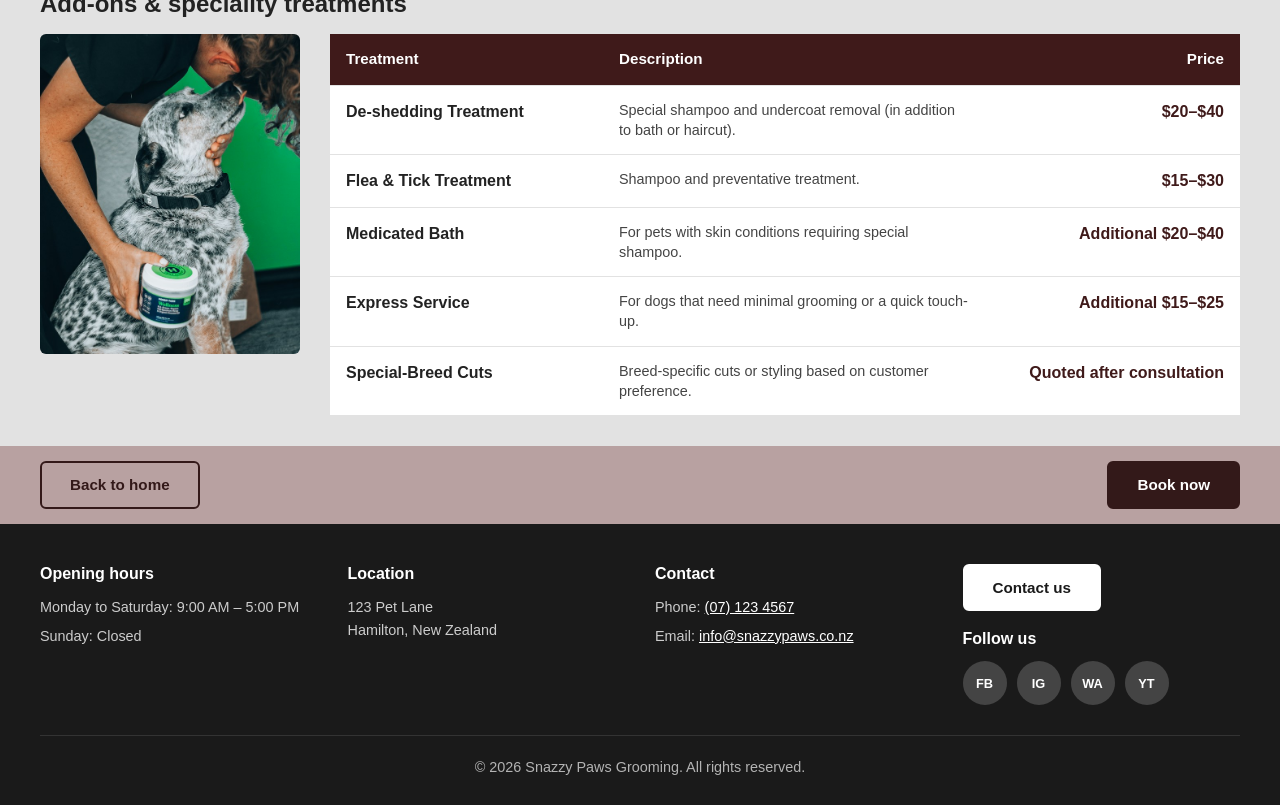
<file: services.html>
<!DOCTYPE html>
<html lang="en">
<head>
    <meta charset="UTF-8">
    <meta name="viewport" content="width=device-width, initial-scale=1.0">
    <meta name="description" content="Dog grooming services and prices at Snazzy Paws Grooming in Hamilton.">
    <title>Snazzy Paws Grooming | Services</title>
    <link rel="icon" href="data:image/svg+xml,%3Csvg%20xmlns='http://www.w3.org/2000/svg'%20viewBox='0%200%20100%20100'%3E%3Ctext%20y='.9em'%20font-size='90'%3E%F0%9F%90%BE%3C/text%3E%3C/svg%3E">
    <link rel="stylesheet" href="css/stylesheet.min.css">
</head>

<body>
    <a class="skip-link" href="#main">Skip to main content</a>

    <!-- Top navigation -->
    <header class="navbar">
        <nav aria-label="Main">
            <a class="nav-brand" href="index.html">
                <img src="images/paws.jpg" alt="" width="40" height="40">
                <span>Snazzy Paws Grooming</span>
            </a>
            <ul class="nav-links">
                <li><a href="index.html">Home</a></li>
                <li><a href="services.html" aria-current="page">Services</a></li>
                <li><a href="gallery.html">Gallery</a></li>
                <li><a href="booking.html">Booking</a></li>
                <li><a href="contact.html">Contact</a></li>
            </ul>
        </nav>
    </header>

    <main id="main">
        <!-- Hero banner -->
        <div class="hero">
            <!-- Photo from Unsplash: https://unsplash.com/s/photos/dogs -->
            <img src="images/Dog1jpg.jpg" alt="A happy dog waiting to be groomed" fetchpriority="high">
            <a href="gallery.html" class="btn">View gallery</a>
        </div>

        <!-- Introduction -->
        <section class="section">
            <h1>Our services</h1>
            <p>
                Every groom is tailored to your dog&rsquo;s coat, size and temperament. Browse our core
                services, packages and add-ons below, then book online. Prices are ranges, and your final
                price is confirmed once we know your dog&rsquo;s breed and coat condition.
            </p>
        </section>

        <!-- Core grooming services -->
        <section class="category">
            <h2>Core grooming services</h2>
            <div class="category-block">
                <div class="category-image">
                    <img src="images/doggroom.jpg" alt="A dog being groomed at the salon" loading="lazy">
                </div>
                <div class="table-wrap">
                    <table class="services-table">
                        <caption class="visually-hidden">Core grooming services and prices</caption>
                        <thead>
                            <tr>
                                <th scope="col" class="col-name">Service</th>
                                <th scope="col" class="col-desc">Description</th>
                                <th scope="col" class="col-price">Price</th>
                            </tr>
                        </thead>
                        <tbody>
                            <tr>
                                <td>Bath and Brush</td>
                                <td>Shampoo, blow-dry, brush-out and nail trim.</td>
                                <td>$25&ndash;$50</td>
                            </tr>
                            <tr>
                                <td>Haircut</td>
                                <td>Bath, blow-dry, haircut (breed standard or owner&rsquo;s preference) and nail trim.</td>
                                <td>$45&ndash;$85</td>
                            </tr>
                            <tr>
                                <td>Nail Trim</td>
                                <td>Nail trimming and, in some cases, filing.</td>
                                <td>$10&ndash;$20</td>
                            </tr>
                            <tr>
                                <td>Ear Cleaning</td>
                                <td>Gentle cleaning of ears to remove wax and debris.</td>
                                <td>$10&ndash;$15</td>
                            </tr>
                            <tr>
                                <td>Teeth Brushing</td>
                                <td>Brushing with pet-safe toothpaste.</td>
                                <td>$10&ndash;$15</td>
                            </tr>
                        </tbody>
                    </table>
                </div>
            </div>
        </section>

        <!-- Packages and bundles -->
        <section class="category category--alt">
            <h2>Packages &amp; bundles</h2>
            <div class="category-block">
                <div class="category-image">
                    <!-- Photo by Kyaw Tun on Unsplash: https://unsplash.com/@kyawthutun -->
                    <img src="images/packbundle.jpg" alt="Dog grooming tools laid out for a package groom" loading="lazy">
                </div>
                <div class="table-wrap">
                    <table class="services-table">
                        <caption class="visually-hidden">Grooming packages and bundles with prices</caption>
                        <thead>
                            <tr>
                                <th scope="col" class="col-name">Package</th>
                                <th scope="col" class="col-desc">Description</th>
                                <th scope="col" class="col-price">Price</th>
                            </tr>
                        </thead>
                        <tbody>
                            <tr>
                                <td>Full Grooming Package</td>
                                <td>Bath, haircut, teeth brushing, nail trim and ear cleaning.</td>
                                <td>$60&ndash;$120</td>
                            </tr>
                            <tr>
                                <td>Puppy Package</td>
                                <td>Introductory grooming services tailored for puppies.</td>
                                <td>$30&ndash;$60</td>
                            </tr>
                            <tr>
                                <td>Senior Dog Package</td>
                                <td>Grooming tailored for older dogs, often with special handling and care.</td>
                                <td>$40&ndash;$80</td>
                            </tr>
                            <tr>
                                <td>Spa Package</td>
                                <td>Bath, haircut, teeth brushing, nail trim and sometimes special scents or conditioners.</td>
                                <td>$75&ndash;$150</td>
                            </tr>
                        </tbody>
                    </table>
                </div>
            </div>
        </section>

        <!-- Add-ons and speciality treatments -->
        <section class="category">
            <h2>Add-ons &amp; speciality treatments</h2>
            <div class="category-block">
                <div class="category-image">
                    <!-- Photo by Honest Paws on Unsplash: https://unsplash.com/@honestpaws -->
                    <img src="images/add-ons.jpg" alt="A dog enjoying a speciality treatment" loading="lazy">
                </div>
                <div class="table-wrap">
                    <table class="services-table">
                        <caption class="visually-hidden">Add-on and speciality treatments with prices</caption>
                        <thead>
                            <tr>
                                <th scope="col" class="col-name">Treatment</th>
                                <th scope="col" class="col-desc">Description</th>
                                <th scope="col" class="col-price">Price</th>
                            </tr>
                        </thead>
                        <tbody>
                            <tr>
                                <td>De-shedding Treatment</td>
                                <td>Special shampoo and undercoat removal (in addition to bath or haircut).</td>
                                <td>$20&ndash;$40</td>
                            </tr>
                            <tr>
                                <td>Flea &amp; Tick Treatment</td>
                                <td>Shampoo and preventative treatment.</td>
                                <td>$15&ndash;$30</td>
                            </tr>
                            <tr>
                                <td>Medicated Bath</td>
                                <td>For pets with skin conditions requiring special shampoo.</td>
                                <td>Additional $20&ndash;$40</td>
                            </tr>
                            <tr>
                                <td>Express Service</td>
                                <td>For dogs that need minimal grooming or a quick touch-up.</td>
                                <td>Additional $15&ndash;$25</td>
                            </tr>
                            <tr>
                                <td>Special-Breed Cuts</td>
                                <td>Breed-specific cuts or styling based on customer preference.</td>
                                <td>Quoted after consultation</td>
                            </tr>
                        </tbody>
                    </table>
                </div>
            </div>
        </section>

        <!-- Action buttons -->
        <div class="action-bar">
            <a href="index.html" class="btn btn-secondary">Back to home</a>
            <a href="booking.html" class="btn">Book now</a>
        </div>
    </main>

    <!-- Footer -->
    <footer class="site-footer">
        <div class="footer-container">
            <div class="footer-column">
                <h2 class="footer-title">Opening hours</h2>
                <p>Monday to Saturday: 9:00 AM &ndash; 5:00 PM</p>
                <p>Sunday: Closed</p>
            </div>
            <div class="footer-column">
                <h2 class="footer-title">Location</h2>
                <address>
                    123 Pet Lane<br>
                    Hamilton, New Zealand
                </address>
            </div>
            <div class="footer-column">
                <h2 class="footer-title">Contact</h2>
                <p>Phone: <a href="tel:+6471234567">(07) 123 4567</a></p>
                <p>Email: <a href="mailto:info@snazzypaws.co.nz">info@snazzypaws.co.nz</a></p>
            </div>
            <div class="footer-column">
                <a href="contact.html" class="btn btn-light">Contact us</a>
                <h2 class="footer-title">Follow us</h2>
                <ul class="social-links">
                    <li><a href="#" aria-label="Snazzy Paws on Facebook">FB</a></li>
                    <li><a href="#" aria-label="Snazzy Paws on Instagram">IG</a></li>
                    <li><a href="#" aria-label="Snazzy Paws on WhatsApp">WA</a></li>
                    <li><a href="#" aria-label="Snazzy Paws on YouTube">YT</a></li>
                </ul>
            </div>
        </div>
        <div class="footer-bottom">
            <p>&copy; 2026 Snazzy Paws Grooming. All rights reserved.</p>
        </div>
    </footer>
</body>
</html>
</file>
<file: css/stylesheet.min.css>
*,*::before,*::after{box-sizing:border-box}*{margin:0;padding:0}body{font-family:Arial,Helvetica,sans-serif;font-size:1rem;line-height:1.5;color:#222;background-color:#3f1a1a}main{display:block;background-color:#f2f2f2}img{display:block;max-width:100%;height:auto}h1{font-size:clamp(1.75rem,4vw,2.25rem);line-height:1.2}h2{font-size:clamp(1.4rem,3vw,1.75rem);line-height:1.25}h3{font-size:1.1rem;line-height:1.3}a{color:#3f1a1a}a:hover{color:#9c3838}:focus-visible{outline:3px solid #0b57d0;outline-offset:3px}.navbar :focus-visible,.site-footer :focus-visible{outline-color:#ffbf47}.visually-hidden{position:absolute;width:1px;height:1px;margin:-1px;padding:0;overflow:hidden;clip-path:inset(50%);white-space:nowrap;border:0}.skip-link{position:absolute;top:-100px;left:10px;z-index:100;padding:10px 16px;background-color:#fff;color:#331919;font-weight:700;border-radius:6px}.skip-link:focus{top:10px}::placeholder{color:#6b6b6b;font-style:italic;opacity:1}.navbar{background-color:#3f1a1a;padding:15px clamp(20px,4vw,40px)}.navbar nav{display:flex;flex-wrap:wrap;align-items:center;justify-content:space-between;gap:12px 24px}.nav-brand{display:flex;align-items:center;gap:12px;color:#fff;font-size:1.15rem;font-weight:700;text-decoration:none}.nav-brand:hover{color:#fff}.nav-brand img{height:40px;width:auto}.nav-links{display:flex;flex-wrap:wrap;gap:4px 24px;list-style:none}.nav-links a{display:inline-block;padding:10px 2px;color:#fff;font-weight:600;text-decoration:none;border-bottom:2px solid transparent}.nav-links a:hover,.nav-links a[aria-current="page"]{color:#fff;border-bottom-color:#fff}.btn{display:inline-block;padding:12px 28px;background-color:#331919;color:#fff;border:2px solid #331919;border-radius:6px;font-family:inherit;font-size:.95rem;font-weight:700;line-height:1.3;text-align:center;text-decoration:none;cursor:pointer;transition:background-color .2s ease,border-color .2s ease}.btn:hover{background-color:#9c3838;border-color:#9c3838;color:#fff}.btn-secondary{background-color:transparent;color:#331919}.btn-light{background-color:#fff;border-color:#fff;color:#1a1a1a}.btn-light:hover{background-color:#e2e2e2;border-color:#e2e2e2;color:#1a1a1a}.section{padding:30px clamp(20px,4vw,40px);background-color:#f2f2f2}.section h1{margin-bottom:15px;color:#222}.section h2{margin-bottom:20px;color:#222}main>.section+.section{border-top:2px solid #370d0d}.section-action{margin-top:25px;text-align:center}.split{display:flex;align-items:center;justify-content:space-between;gap:40px}.split-text{flex:2}.split-text h1,.split-text h2{margin-bottom:20px}.split-text p{margin-bottom:25px;font-size:1.125rem;line-height:1.6;color:#333}.split-media{flex:1;max-width:300px;height:220px;overflow:hidden;background-color:#e0e0e0}.split-media img{width:100%;height:100%;object-fit:cover}.card-grid{display:grid;grid-template-columns:repeat(auto-fit,minmax(220px,1fr));gap:20px;list-style:none}.card-grid--team{grid-template-columns:repeat(4,1fr)}.card{padding:20px;background-color:#fff;border-radius:8px;box-shadow:0 2px 6px rgba(0,0,0,0.08);text-align:center}.card-icon{display:flex;align-items:center;justify-content:center;width:56px;height:56px;margin:0 auto 12px;background-color:#ecdede;border-radius:50%;color:#3f1a1a;font-size:1.5rem;font-weight:700}.card h3{margin-bottom:4px;color:#222}.card-meta{margin-bottom:10px;color:#3f1a1a;font-weight:700}.card p:not(.card-meta){font-size:.95rem;color:#444}.action-bar{display:flex;flex-wrap:wrap;align-items:center;justify-content:space-between;gap:15px;padding:15px clamp(20px,4vw,40px);background-color:#b8a1a1}.hero{position:relative;height:clamp(320px,36vw,540px);overflow:hidden;background-color:#e0e0e0}.hero img{width:100%;height:100%;object-fit:cover;object-position:center 25%}.hero .btn{position:absolute;right:clamp(20px,4vw,40px);bottom:25px}.owners{display:flex;align-items:center;gap:30px}.owners img{flex-shrink:0;width:250px;border-radius:4px}.owners p{flex:1;font-size:1.125rem;line-height:1.6;color:#333}.category{padding:30px clamp(20px,4vw,40px);background-color:#e2e2e2}.category--alt{background-color:#d8d8d8}.category h2{margin-bottom:15px;font-size:1.5rem;color:#222}.category-block{display:flex;align-items:flex-start;gap:30px}.category-image{flex:0 0 260px;overflow:hidden;border-radius:6px}.category-image img{width:100%;max-height:320px;object-fit:cover}.table-wrap{flex:1;min-width:0;overflow-x:auto}.services-table{width:100%;table-layout:fixed;border-collapse:collapse;background-color:#fff;box-shadow:0 1px 4px rgba(0,0,0,0.08)}.services-table th,.services-table td{padding:14px 16px;text-align:left;vertical-align:top;border-bottom:1px solid #e2e2e2;overflow-wrap:break-word}.services-table th{background-color:#3f1a1a;color:#fff;font-size:.95rem;font-weight:600}.services-table .col-name{width:30%}.services-table .col-desc{width:42%}.services-table .col-price{width:28%}.services-table td:first-child{font-weight:700}.services-table td:nth-child(2){font-size:.9rem;line-height:1.4;color:#444}.services-table td:last-child,.services-table th:last-child{text-align:right}.services-table td:last-child{font-weight:600;color:#3f1a1a}.services-table tbody tr:hover{background-color:#f9f9f9}.intro-banner{padding:20px 25px;background-color:#e0e0e0;border-radius:4px}.intro-banner h2{margin-bottom:8px;font-size:1.4rem}.intro-banner p{color:#444}.gallery-section h2,.gallery-section .gallery-grid{text-align:center}.gallery-grid{display:grid;grid-template-columns:repeat(2,1fr);gap:20px 28px;list-style:none}.gallery-pair{display:grid;grid-template-columns:1fr 1fr;gap:4px}.gallery-grid img{width:100%;aspect-ratio:4 / 5;object-fit:cover;border-radius:4px;background-color:#dcdcdc}.gallery-grid figcaption{margin-top:6px;font-size:.85rem;font-weight:700;color:#444}.reveal-toggle ~ .reveal-extra{display:none;margin-top:20px}.reveal-toggle:checked ~ .reveal-extra{display:grid}.reveal-more{margin-top:28px;text-align:center}.reveal-more .when-open,.reveal-toggle:checked ~ .reveal-more .when-closed{display:none}.reveal-toggle:checked ~ .reveal-more .when-open{display:inline}.reveal-toggle:focus-visible ~ .reveal-more .btn{outline:3px solid #0b57d0;outline-offset:3px}.explore{display:flex;align-items:center;gap:40px;max-width:1000px;margin:0 auto}.explore-image{flex:1;max-width:320px;height:200px;overflow:hidden;border-radius:4px;background-color:#dcdcdc}.explore-image img{width:100%;height:100%;object-fit:cover}.explore-content{flex:2;text-align:center}.reviews-section{padding:30px clamp(20px,4vw,40px);background-color:#dcdcdc}.reviews-section>h2{margin-bottom:20px}.reviews-wrapper{padding:25px;background-color:#fff;border-radius:6px;box-shadow:0 2px 6px rgba(0,0,0,0.08)}.reviews-wrapper>h3{margin-bottom:20px}.reviews-grid{display:grid;grid-template-columns:repeat(auto-fit,minmax(240px,1fr));gap:20px}.review-card{display:flex;flex-direction:column;padding:18px;background-color:#f9f9f9;border:1px solid #e2e2e2;border-radius:6px}.star-rating{margin-bottom:10px;color:#3f1a1a;letter-spacing:2px}.review-card h4{margin-bottom:6px;font-size:1rem}.review-body{flex:1;margin-bottom:20px;font-size:.9rem;color:#444}.reviewer{display:flex;align-items:center;gap:12px}.reviewer img{width:36px;height:36px;border-radius:50%;object-fit:cover;background-color:#ccc}.reviewer-name{display:block;font-size:.85rem;font-weight:700}.review-date{display:block;font-size:.8rem;color:#595959}.form-grid{display:grid;grid-template-columns:repeat(2,1fr);gap:16px 25px}.form-grid--3{grid-template-columns:repeat(3,1fr)}.form-field{display:flex;flex-direction:column;gap:6px}.form-field--full{grid-column:1 / -1}.form-field label{font-size:.9rem;font-weight:700;color:#333}.form-field input,.form-field select,.form-field textarea{width:100%;padding:12px 14px;background-color:#fff;border:1px solid #767676;border-radius:4px;font-family:inherit;font-size:1rem;color:#333}.form-field textarea{resize:vertical}.form-field input:focus,.form-field select:focus,.form-field textarea:focus{border-color:#3f1a1a}.required-mark{color:#b00020}.form-note{margin-bottom:16px;font-size:.9rem;color:#595959}.form-actions{display:flex;justify-content:flex-end;margin-top:20px}.booking-title h1{color:#222}.notice-banner{padding:20px clamp(20px,4vw,40px);background-color:#e2e2e2;border-top:1px solid #cfcfcf;border-bottom:1px solid #cfcfcf;font-weight:600}.accordion{margin-bottom:15px}.accordion summary{display:flex;align-items:center;justify-content:space-between;gap:12px;padding:12px 0;list-style:none;cursor:pointer}.accordion summary h3{font-size:1.2rem;color:#222}.accordion summary::after{content:"\25BC";font-size:.85rem;transition:transform .2s ease}.accordion[open] summary::after{transform:rotate(180deg)}.options{display:flex;flex-direction:column;gap:8px;margin-top:6px;border:0}.service-option{display:flex;align-items:center;gap:15px;padding:12px 16px;background-color:#fff;border:1px solid #bdbdbd;border-radius:6px;cursor:pointer;transition:background-color .2s ease,border-color .2s ease}.service-option:hover{background-color:#f7eeee;border-color:#3f1a1a}.service-option input{flex-shrink:0;width:20px;height:20px;accent-color:#3f1a1a}.service-info{flex:1}.service-title{display:block;font-weight:700}.service-desc{display:block;margin-top:2px;font-size:.85rem;color:#444}.service-price{font-weight:700;color:#3f1a1a;white-space:nowrap}.booking-grid{display:grid;grid-template-columns:1fr 1fr;gap:25px}.panel{padding:24px;background-color:#fff;border-radius:8px;box-shadow:0 2px 6px rgba(0,0,0,0.08)}.panel h3{margin-bottom:14px;font-size:1.2rem}.time-slots{border:0}.time-slots legend{margin-bottom:14px;font-size:1.2rem;font-weight:700}.time-grid{display:grid;grid-template-columns:repeat(2,1fr);gap:12px}.time-input{position:absolute;width:1px;height:1px;margin:-1px;overflow:hidden;clip-path:inset(50%)}.time-btn{display:block;padding:12px 10px;background-color:#f8f9fa;border:1px solid #767676;border-radius:6px;font-weight:600;text-align:center;cursor:pointer;transition:background-color .2s ease}.time-btn:hover{background-color:#ececec}.time-input:checked+.time-btn{background-color:#3f1a1a;border-color:#3f1a1a;color:#fff}.time-input:focus-visible+.time-btn{outline:3px solid #0b57d0;outline-offset:2px}.panel-note{margin-top:12px;font-size:.9rem;color:#595959}.booking-image{align-self:start;height:320px;overflow:hidden;border-radius:8px;background-color:#d0d0d0}.booking-image img{width:100%;height:100%;object-fit:cover}.summary-card .panel-note{margin-top:0;margin-bottom:16px}.summary-details summary{display:inline-block;list-style:none;cursor:pointer}.summary-details .when-open,.summary-details[open] .when-closed{display:none}.summary-details[open] .when-open{display:inline}.summary-body{margin-top:18px;padding-top:16px;border-top:1px solid #e0e0e0}.summary-body>p{margin-bottom:8px}.summary-list{margin-bottom:14px;list-style:none}.summary-list li{display:flex;justify-content:space-between;gap:16px;padding:8px 0;border-bottom:1px dashed #cfcfcf;font-size:.95rem}.summary-list li span:last-child{font-weight:700;color:#3f1a1a;text-align:right}.summary-list .summary-empty{color:#595959}.summary-total{display:flex;justify-content:space-between;gap:16px;margin-top:14px;padding-top:12px;border-top:2px solid #333;font-size:1.05rem}.summary-total strong{color:#3f1a1a;text-align:right}.share-row{display:flex;flex-wrap:wrap;align-items:center;gap:10px;margin-top:18px}.share-label{flex-basis:100%;font-weight:700}.share-row .btn{padding:10px 20px}.notice-card{padding:20px 25px;background-color:#e2e2e2;border-left:4px solid #3f1a1a;border-radius:4px}.notice-card p{margin-bottom:10px}.notice-card ul{display:flex;flex-direction:column;gap:8px;margin-left:20px;font-size:.95rem;color:#444}.two-col{display:grid;grid-template-columns:1fr 1fr;gap:25px}.info-panel{display:flex;flex-direction:column;justify-content:space-between;padding:25px;background-color:#e2e2e2;border-radius:6px}.info-panel p{margin-bottom:15px;font-size:.95rem;line-height:1.6;color:#444}.map-frame{display:block;width:100%;height:280px;margin-bottom:15px;border:0;border-radius:4px;background-color:#d8d8d8}.info-panel address{font-style:normal}.panel-action{display:flex;justify-content:flex-end}.endorse-layout{display:flex;gap:30px}.endorse-check{flex:0 0 220px}.check-label{display:flex;align-items:flex-start;gap:12px;cursor:pointer}.check-label input{flex-shrink:0;width:20px;height:20px;margin-top:2px;accent-color:#3f1a1a}.endorse-fields{display:flex;flex:1;flex-direction:column;gap:16px}.endorse-actions{display:flex;flex-wrap:wrap;align-items:center;justify-content:space-between;gap:15px;margin-top:25px;padding-top:15px;border-top:1px solid #ddd}.site-footer{padding:40px clamp(20px,4vw,40px) 20px;background-color:#1a1a1a;color:#ccc}.footer-container{display:grid;grid-template-columns:repeat(auto-fit,minmax(200px,1fr));gap:30px;margin-bottom:30px}.footer-title{margin-bottom:12px;font-size:1rem;color:#fff}.site-footer p,.site-footer address{margin-bottom:6px;font-size:.9rem;font-style:normal;line-height:1.6}.site-footer a:not(.btn){color:#fff}.footer-column .btn{margin-bottom:18px}.social-links{display:flex;gap:10px;list-style:none}.social-links a{display:flex;align-items:center;justify-content:center;width:44px;height:44px;background-color:#444;border-radius:50%;font-size:.8rem;font-weight:700;text-decoration:none}.social-links a:hover{background-color:#6a6a6a}.footer-bottom{padding-top:20px;border-top:1px solid #333;font-size:.85rem;color:#b3b3b3;text-align:center}@media screen and (max-width:1024px){.hero{height:320px}.card-grid--team{grid-template-columns:repeat(2,1fr)}.category-image{flex-basis:200px}.gallery-grid{gap:12px}}@media screen and (max-width:768px){.navbar nav{flex-direction:column;text-align:center}.nav-links{justify-content:center}.hero{height:250px}.hero .btn{right:20px;bottom:15px}.split,.owners,.explore{flex-direction:column;align-items:stretch;gap:20px}.split-media,.explore-image{flex:none;width:100%;max-width:100%;height:200px}.owners img{width:100%;max-width:320px}.explore-content{text-align:left}.category-block{flex-direction:column;align-items:stretch;gap:15px}.category-image{flex:none;width:100%;height:180px}.category-image img{height:100%}.services-table{table-layout:auto}.services-table th,.services-table td{padding:10px 8px;font-size:.85rem}.gallery-grid{grid-template-columns:1fr}.reviews-wrapper{padding:15px}.form-grid,.form-grid--3,.two-col,.booking-grid{grid-template-columns:1fr}.endorse-layout{flex-direction:column;gap:20px}.endorse-check{flex:none}}@media screen and (max-width:480px){.card-grid--team{grid-template-columns:1fr}.nav-brand{font-size:1rem}.section,.category{padding-top:22px;padding-bottom:22px}.hero .btn{position:static;display:block;margin:12px clamp(20px,4vw,40px)}.hero{height:auto}.hero img{height:200px}.action-bar .btn,.form-actions .btn,.endorse-actions .btn,.panel-action .btn,.share-row .btn{flex:1 1 100%;width:100%}.service-option{flex-wrap:wrap}.service-price{flex-basis:100%;padding-left:35px}.panel{padding:18px}}@media(prefers-reduced-motion:reduce){*,*::before,*::after{transition:none !important;animation:none !important}}
</file>
